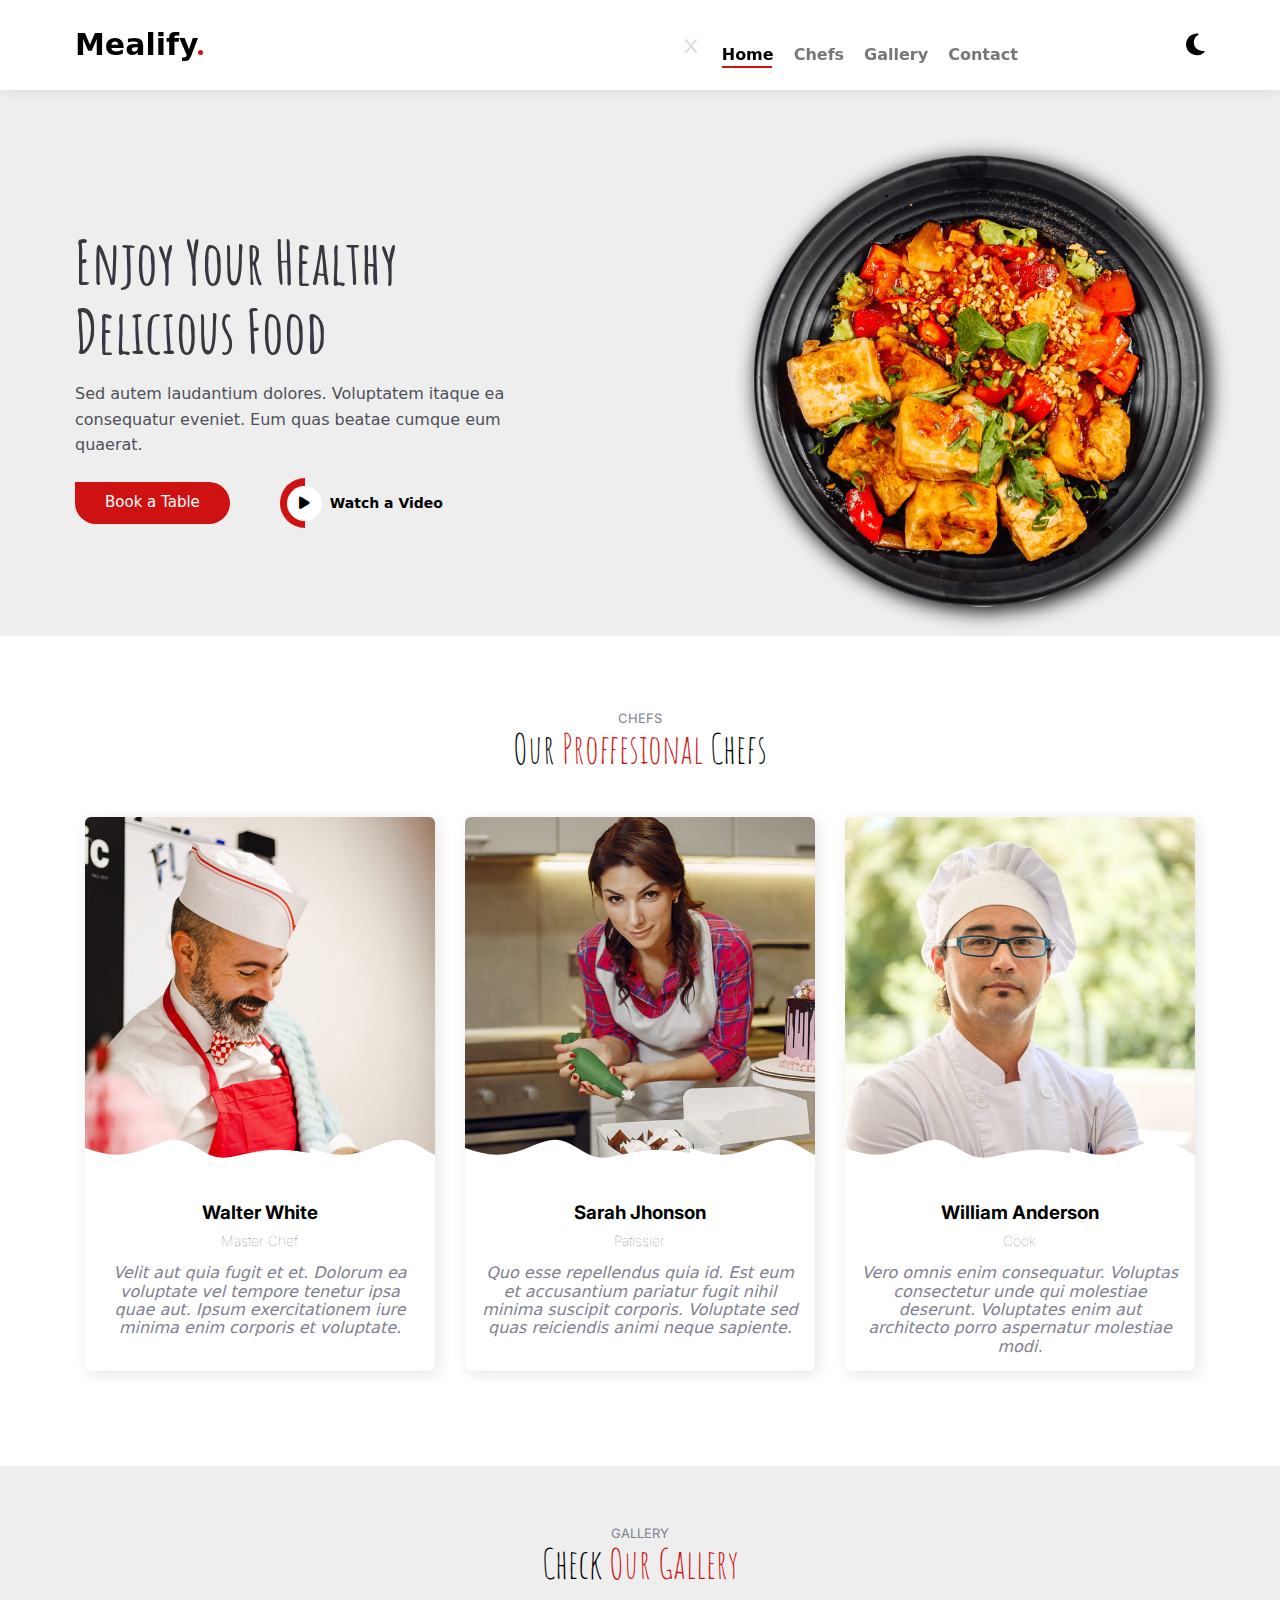
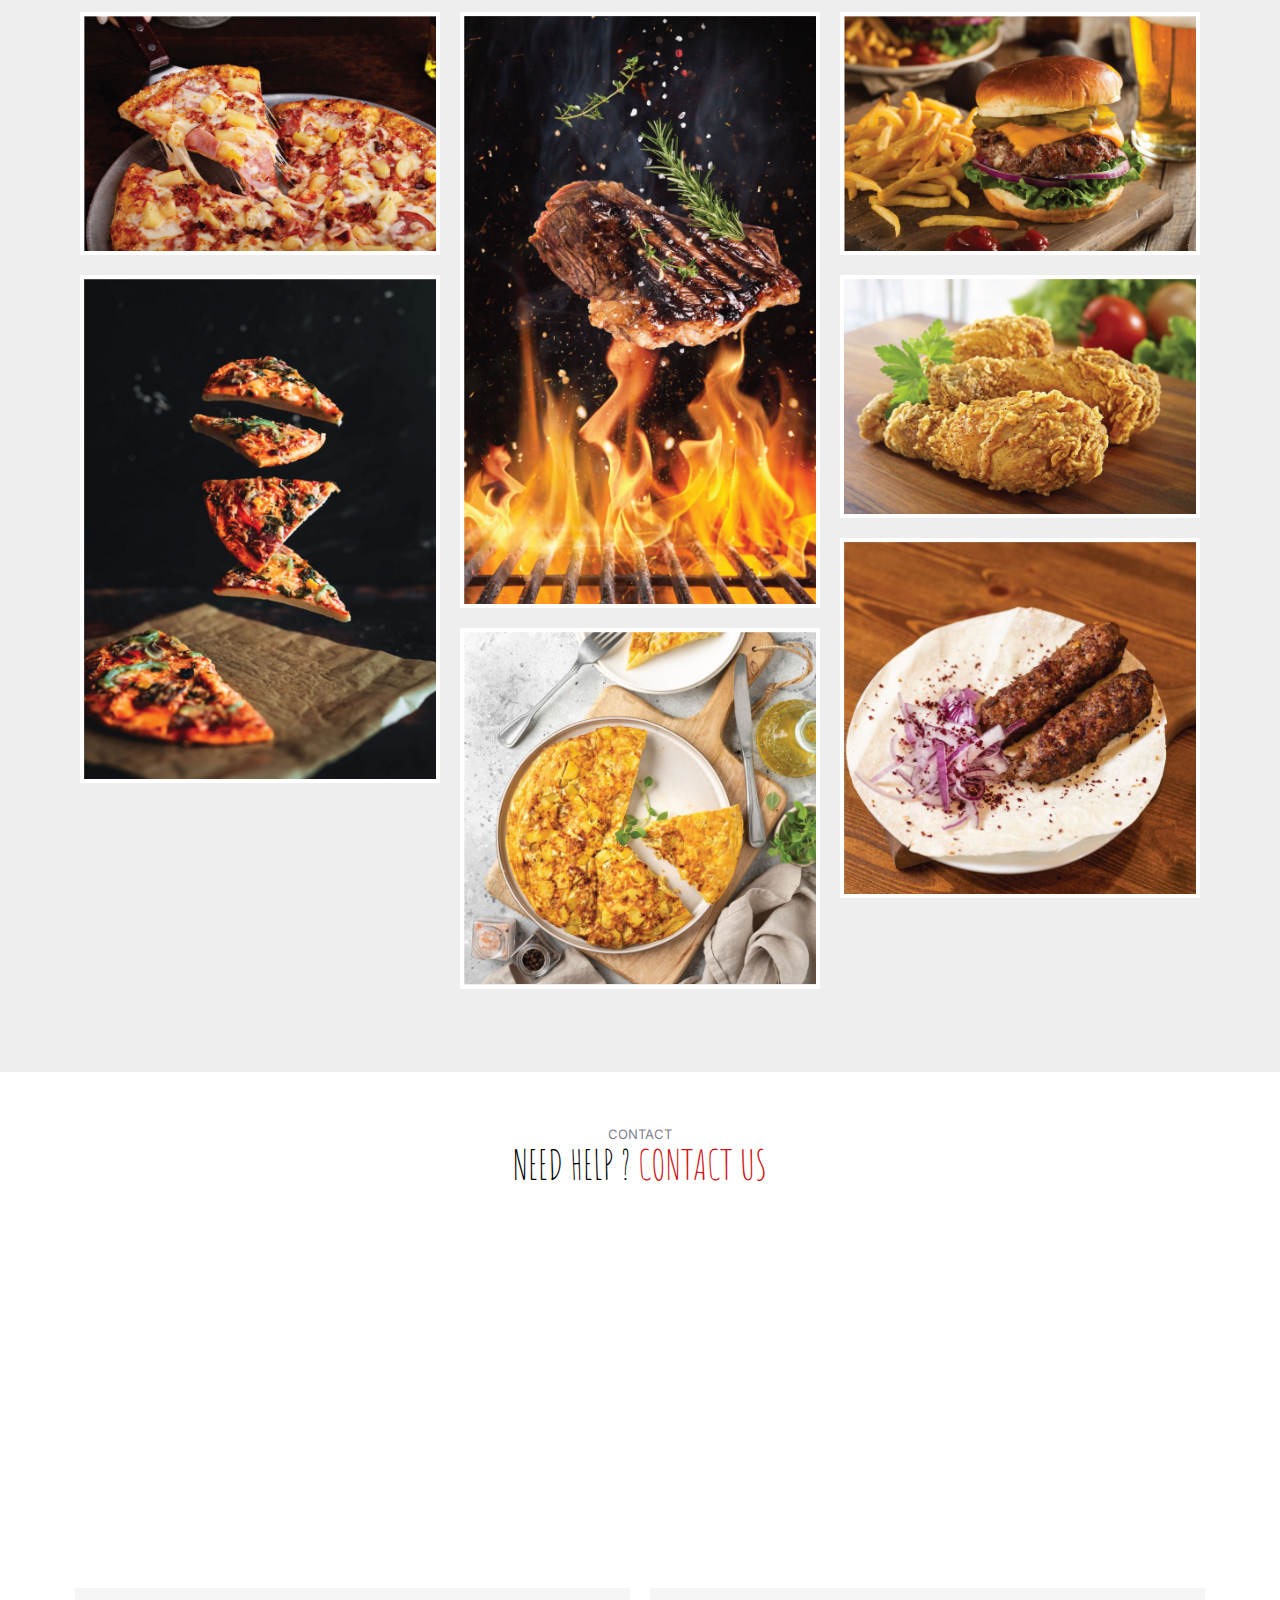
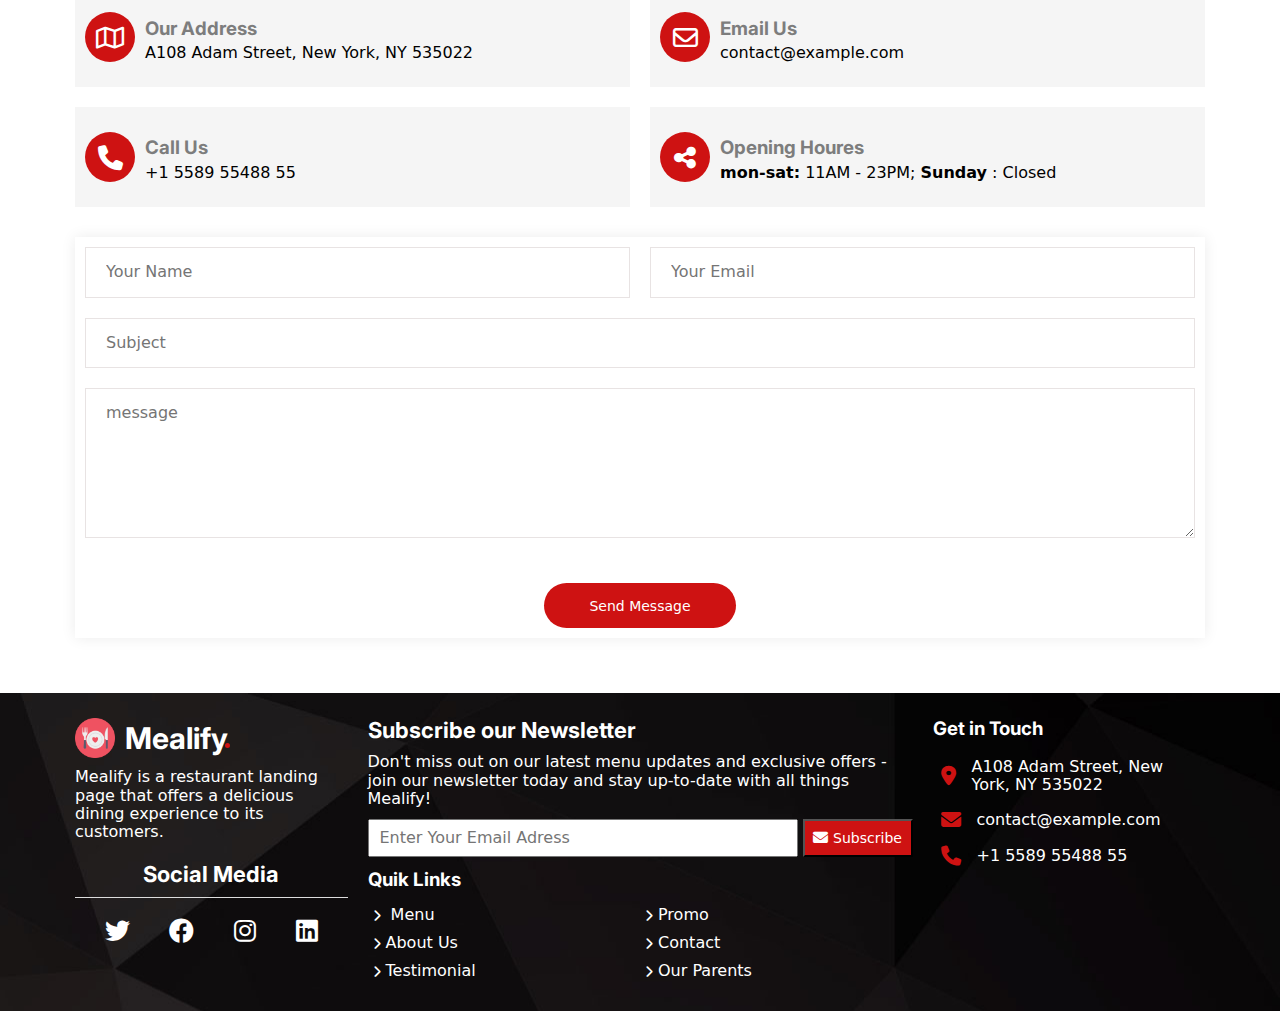
<file: index.html>
<!DOCTYPE html>
<html lang="en">
  <head>
    <meta charset="UTF-8" />
    <meta http-equiv="X-UA-Compatible" content="IE=edge" />
    <meta name="viewport" content="width=device-width, initial-scale=1.0" />
    <title>Mealify</title>
    <!-- google fonts -->
    <link rel="preconnect" href="https://fonts.googleapis.com">
    <link rel="preconnect" href="https://fonts.gstatic.com" crossorigin="">
    <link href="https://fonts.googleapis.com/css2?family=Amatic+SC:wght@400;700&amp;family=Inter:wght@300;400;500;600;700;800&amp;display=swap" rel="stylesheet">
    <!--font awesome-->
    <link rel="stylesheet" href="css/fontawesome.min.css" />

    <link rel="stylesheet" href="Assets/css/all.min.css" />
    <link rel="stylesheet" href="Assets/css/normalize.css" />
    <link rel="stylesheet" href="Assets/css/css.css" />
    <link rel="stylesheet" href="Assets/css/dark.css" />
  </head>
  <body>  
    <!-- start header -->
    <div class="header">
      <div class="container">
        <h1 class="logo">
          <a href="#" class="logo">Mealify</a>
        </h1>
        <ul class="main-nav" id="mainNav">
          <a href="#home" class="close-icon">
            <i  class="fa-solid fa-x" ></i>
          </a>
          
          <li><a href="#home">Home</a>
              <input type="radio" class="close" name="first">
            </i></li>
          <li><a href="#chefs">Chefs</a></li>
          <li><a href="#gallery">Gallery</a></li>
          <li><a href="#contact">Contact</a></li>
        </ul>
        <div class="mode-group">
          <label for="">
            <input class="mode" type="checkbox"/>
            <i class="fa-solid fa-moon moon"></i>
            <i class="fa-regular fa-sun sun"></i>
          </label>
        </div>
        <a href="#main-nav">
          <input type="radio" class="check" name="first"/>
          <i class="fa-solid fa-bars white"></i></a>
      </div>
    </div>
    <!-- end header -->
    <!-- start section -->
    <div class="section sec-bg">
      <div class="container">
        <div class="content">
          <h2 class="h2">
            Enjoy Your Healthy
            <br />
            Delicious Food
          </h2>
          <p class="p">
            Sed autem laudantium dolores. Voluptatem itaque ea consequatur
            eveniet. Eum quas beatae cumque eum quaerat.
          </p>
          <div class="buttons">
            <a class="dark-bg contact " href="#contact" >Book a Table</a>
            <a href="https://youtube.com" target="_blank" class="video">
              <div class="icon">
                <i class="fa-solid fa-play dark-bg"></i>
              </div>
              Watch a Video</a
            >
          </div>
        </div>
        <div class="image">
          <img src="Assets/photos/hero-img.png" alt="hero" />
        </div>
      </div>
    </div>
    <!-- end section -->
    <!-- start chefs -->
    <div class="chefs sec-bg1" id="chefs">
      <div class="container">
        <div class="title">
          <h2 class="h2">CHEFS</h2>
          <p class="p">Our<span class="span"> Proffesional</span> Chefs</p>
        </div>
        <div class="chefs-card">
          <div class="card">
            <div class="image">
              <img src="Assets/photos/chefs-1.jpg" />
            </div>
            <div class="card-content sec-bg">
              <h3 class="h2">Walter White</h3>
              <h4>Master Chef</h4>
              <p>
                Velit aut quia fugit et et. Dolorum ea voluptate vel tempore
                tenetur ipsa quae aut. Ipsum exercitationem iure minima enim
                corporis et voluptate.
              </p>
            </div>
            <ul class="social-icons">
              <li>
                <a href="https://twitter.com">
                  <i class="fa-brands fa-twitter"></i>
                </a>
              </li>
              <li>
                <a href="https://facebook.com">
                  <i class="fa-brands fa-facebook"></i>
                </a>
              </li>
              <li>
                <a href="https://fa-instagram.com">
                  <i class="fa-brands fa-instagram"></i>
                </a>
              </li>
              <li>
                <a href="https://fa-linkedin.com">
                  <i class="fa-brands fa-linkedin"></i>
                </a>
              </li>
            </ul>
          </div>
          <div class="card">
            <div class="image">
              <img src="Assets/photos/chefs-2.jpg" />
            </div>
            <div class="card-content sec-bg">
              <h3 class="h2">Sarah Jhonson</h3>
              <h4>Patissier</h4>
              <p class="p">
                Quo esse repellendus quia id. Est eum et accusantium pariatur
                fugit nihil minima suscipit corporis. Voluptate sed quas
                reiciendis animi neque sapiente.
              </p>
            </div>
            <ul class="social-icons">
              <li>
                <a href="https://twitter.com">
                  <i class="fa-brands fa-twitter"></i>
                </a>
              </li>
              <li>
                <a href="https://facebook.com">
                  <i class="fa-brands fa-facebook"></i>
                </a>
              </li>
              <li>
                <a href="https://fa-instagram.com">
                  <i class="fa-brands fa-instagram"></i>
                </a>
              </li>
              <li>
                <a href="https://fa-linkedin.com">
                  <i class="fa-brands fa-linkedin"></i>
                </a>
              </li>
            </ul>
          </div>
          <div class="card">
            <div class="image">
              <img src="Assets/photos/chefs-3.jpg" />
            </div>
            <div class="card-content sec-bg">
              <h3 class="h2">William Anderson</h3>
              <h4>Cook</h4>
              <p class="p">
                Vero omnis enim consequatur. Voluptas consectetur unde qui
                molestiae deserunt. Voluptates enim aut architecto porro
                aspernatur molestiae modi.
              </p>
            </div>
            <ul class="social-icons">
              <li>
                <a href="https://twitter.com">
                  <i class="fa-brands fa-twitter"></i>
                </a>
              </li>
              <li>
                <a href="https://facebook.com">
                  <i class="fa-brands fa-facebook"></i>
                </a>
              </li>
              <li>
                <a href="https://fa-instagram.com">
                  <i class="fa-brands fa-instagram"></i>
                </a>
              </li>
              <li>
                <a href="https://fa-linkedin.com">
                  <i class="fa-brands fa-linkedin"></i>
                </a>
              </li>
            </ul>
          </div>
        </div>
      </div>
    </div>
    <!-- end chefs -->
    <!-- start Gallery -->
    <section class="gallery sec-bg" id="gallery">
      <div class="container">
        <div class="title">
          <h2 class="h2">GALLERY</h2>
          <p>Check<span class="span"> Our Gallery </span></p>
        </div>
        <div class="gallery-pics">
          <div class="box">
            <div class="image">
              <img
                src="Assets/photos/meal-1.jpg"
                alt="Hawaiian pizza with ham and pineapple"
              />
            </div>
            <div class="info">
              <h2 class="h2">Pizza</h2>
              <p class="p">Hawaiian pizza with ham and pineapple</p>
            </div>
          </div>
          <div class="box">
            <div class="image">
              <img src="Assets/photos/meal-4.jpg" style="height: 500px" alt="" />
            </div>
            <div class="info">
              <h2>Beef steaks</h2>
              <p>
                Tasty beef steaks flying above cast iron grate with fire flames.
              </p>
            </div>
          </div>
          <div class="box">
            <div class="image">
              <img
                src="Assets/photos/meal-2.jpg"
                alt="grass fed bison hamburger with chips & beer"
              />
            </div>
            <div class="info">
              <h2 class="h2">Burger</h2>
              <p class="p">grass fed bison hamburger with chips & beer</p>
            </div>
          </div>
          <div class="box">
            <div class="image">
              <img
                src="Assets/photos/meal-7.jpg"
                alt="Levitation pizza on black background."
              />
            </div>
            <div class="info">
              <h2 class="h2">Levitation pizza</h2>
              <p class="p">Levitation pizza on black background.</p>
            </div>
          </div>
          <div class="box">
            <div class="image">
              <img
                src="Assets/photos/meal-3.jpg"
                alt="Golden brown chicken legs with a crunchy coating and juicy meat"
              />
            </div>
            <div class="info">
              <h2 class="h2">Crispy Fried Chicken</h2>
              <p class="p">
                Golden brown chicken legs with a crunchy coating and juicy meat
              </p>
            </div>
          </div>
          <div class="box">
            <div class="image">
              <img
                src="Assets/photos/meal-5.jpg"
                alt="Frittata or potato pie in a ceramic plate"
              />
            </div>
            <div class="info">
              <h2 class="h2">Lyulya kebab</h2>
              <p>
                Tender and juicy skewers of ground lamb or beef, flavored with
                aromatic spices and herbs
              </p>
            </div>
          </div>
          <div class="box">
            <div class="image">
              <img
                src="Assets/photos/meal-6.jpg"
                alt="Tender and juicy skewers of ground lamb or beef, flavored with aromatic spices and herbs"
              />
            </div>
            <div class="info">
              <h2 class="h2">Frittata</h2>
              <p class="p">Frittata or potato pie in a ceramic plate</p>
            </div>
          </div>
        </div>
      </div>
    </section>
    <!-- end Gallery -->
    <!-- start contact -->
    <div class="contact sec-bg1" id="contact">
      <div class="container">
        <div class="title">
          <h2 class="h2">CONTACT</h2>
          <p class="p">NEED HELP ?<span class="span"> CONTACT US </span></p>
        </div>
        <iframe
          src="https://www.google.com/maps/embed?pb=!1m14!1m8!1m3!1d12097.445785295115!2d-74.006138!3d40.710059!3m2!1i1024!2i768!4f13.1!3m3!1m2!1s0x89c25a22a3bda30d%3A0xb89d1fe6bc499443!2sDowntown%20Conference%20Center!5e0!3m2!1sen!2sus!4v1681863129691!5m2!1sen!2sus"
          style="border: 0"
          allowfullscreen=""
          loading="lazy"
          referrerpolicy="no-referrer-when-downgrade"
        ></iframe>
        <div class="info">
          <div class="sec sec-bg">
            <div class="icon">
              <i class="fa-regular fa-map"></i>
            </div>
            <div class="content">
              <h3 class="h2">Our Address</h3>
              <p class="p">A108 Adam Street, New York, NY 535022</p>
            </div>
          </div>
          <div class="sec sec-bg">
            <div class="icon">
              <i class="fa-regular fa-envelope"></i>
            </div>
            <div class="content">
              <h3 class="h2">Email Us</h3>
              <p class="p">contact@example.com</p>
            </div>
          </div>
          <div class="sec sec-bg">
            <div class="icon">
              <i class="fa-solid fa-phone"></i>
            </div>
            <div class="content">
              <h3 class="h2">Call Us</h3>
              <p class="p">+1 5589 55488 55</p>
            </div>
          </div>
          <div class="sec sec-bg">
            <div class="icon">
              <i class="fa-solid fa-share-nodes"></i>
            </div>
            <div class="content">
              <h3 class="h2">Opening Houres</h3>
              <p class="p">
                <strong>mon-sat:</strong> 11AM - 23PM; <strong>Sunday</strong> :
                Closed
              </p>
            </div>
          </div>
        </div>
        <form class="sec-bg">
          <div class="input">
            <input type="text" placeholder="Your Name" name="your name" />
            <input type="email" placeholder="Your Email" name="your email" />
          </div>
          <input type="text" placeholder="Subject" name="subject" />
          <textarea placeholder="message" name="message" ></textarea>
          <button class="send" type="submit">Send Message</button>
        </form>
      </div>
    </div>
    <!-- end contact -->
    <!-- start footer -->
    <div class="footer">
      <div class="container">
        <div class="mealify">
            <div class="describe">
                <img src="Assets/photos/favicon.png" alt="favicon">
                <h2 class="h2">Mealify</h2>
            </div>
            <p class="p">Mealify is a restaurant landing page that offers a delicious dining experience to its customers.</p>
            <h3 class="h2">Social Media</h3>
            <ul class="social">
                <li><a href="https://twitter.com">
                    <i class="fa-brands fa-twitter"></i>
                </a></li>
                <li><a href="https://facebook.com">
                    <i class="fa-brands fa-facebook"></i>
                </a></li>
                <li><a href="https://instagram.com">
                    <i class="fa-brands fa-instagram"></i>
                </a></li>
                <li><a href="https://linkedin.com">
                    <i class="fa-brands fa-linkedin"></i>
                </a></li>
            </ul>
        </div>
        <div class="subscribe">
            <div class="box">
                <h3 class="h2">Subscribe our Newsletter</h3>
                <p class="p">Don't miss out on our latest menu updates and exclusive offers - join our newsletter today and stay up-to-date with all things Mealify!</p>
                <div class="info">
                    <input type="email" placeholder="Enter Your Email Adress">
                    <button type="submit" class="submit dark-bg"><i class="fa solid fa-envelope"></i>Subscribe</button>
                </div>
            </div>
            <div class="links">
                    <h3 class="h2">Quik Links</h3>
                    <ul>
                        <li><i class="fa-solid fa-chevron-right"></i>
                            <a href="#">Menu</a>
                        </li>
                        <li><i class="fa-solid fa-chevron-right"></i><a href="#">Promo</a></li>
                        <li><i class="fa-solid fa-chevron-right"></i><a href="#">About Us</a></li>
                        <li><i class="fa-solid fa-chevron-right"></i><a href="#">Contact</a></li>
                        <li><i class="fa-solid fa-chevron-right"></i><a href="#">Testimonial</a></li>
                        <li><i class="fa-solid fa-chevron-right"></i><a href="#">Our Parents</a></li>
                    </ul>
            </div>
        </div>
        <div class="contact">
            <h3 class="h2">Get in Touch</h3>
            <ul>
                <li><i class="fa-solid fa-location-dot"></i> A108 Adam Street, New York, NY 535022</li>
                <li><i class="fa-solid fa-envelope"></i><a href="#">contact@example.com</a></li>
                <li><i class="fa-solid fa-phone"></i><a href="#">+1 5589 55488 55</a></li>
            </ul>
        </div>
      </div>
    </div>
    <!-- end footer -->
  </body>
</html>
</file>
<file: Assets/css/css.css>
:root {
  --color-default: #212529;
  --primary-hue: 0;
  --primary-saturation: 84%;
  --primary-lightness: 44%;
  --color-primary: hsl(
    var(--primary-hue),
    var(--primary-saturation),
    var(--primary-lightness)
  );
  --color-secondary: #37373f;
  --color-tertiary: #7f7f90;
  --light-hue: 0;
  --light-saturation: 0%;
  --light-lightness: 100%;
  --color-light: hsl(
    var(--light-hue),
    var(--light-saturation),
    var(--light-lightness)
  );
  --main-alt-primary: hsl(0 84% 50% / 1);
  --color-light-grey: #eee;
  --font-default: "Open Sans", system-ui, -apple-system, "Segoe UI", Roboto,
    "Helvetica Neue", Arial, "Noto Sans", "Liberation Sans", sans-serif,
    "Apple Color Emoji", "Segoe UI Emoji", "Segoe UI Symbol", "Noto Color Emoji";
  --font-primary: "Amatic SC", sans-serif;
  --font-secondary: "Inter", sans-serif;
  --animation-duration: 400ms;
}
* {
  -webkit-box-sizing: border-box;
  -moz-box-sizing: border-box;
  box-sizing: border-box;
}
*,
*::before,
*::after {
  padding: 0;
  margin: 0;
}
.header .container .logo {
  position: relative;
  text-decoration: none;
  color: black;
  font-size: 30px;
}
a {
  color: inherit;
  text-decoration: none;
}
h1,
h2,
h3,
h4,
h5,
h6 {
  font-family: var(--font-secondary);
}
body {
  font-family: "Open Sans", system-ui, -apple-system, "Segoe UI", Roboto,
    "Helvetica Neue", Arial, "Noto Sans", "Liberation Sans", sans-serif,
    "Apple Color Emoji", "Segoe UI Emoji", "Segoe UI Symbol", "Noto Color Emoji";
}
::-webkit-scrollbar {
  width: 12px;
  background-color: #fff;
  border-left: 2px solid #eee;
  box-shadow: 0px 0px 21px 0px #0003 inset;
}
::-webkit-scrollbar-track {
  /* background-color: #e7e6e6; */
}
::-webkit-scrollbar-thumb {
  background-color: #000;
  box-shadow: 0px 0px 10px 0px #eeeeee8c inset;
  border-radius: 100vh;
}
::selection {
  background-color: hsl(
    var(--primary-hue),
    var(--primary-saturation),
    var(--primary-lightness),
    0.7
  );
  opacity: 0.2;
  color: var(--color-light);
}
html {
  scroll-behavior: smooth;
}
body {
  font-family: "Open Sans", system-ui, -apple-system, "Segoe UI", Roboto,
    "Helvetica Neue", Arial, "Noto Sans", "Liberation Sans", sans-serif,
    "Apple Color Emoji", "Segoe UI Emoji", "Segoe UI Symbol", "Noto Color Emoji";
}
ul {
  list-style: none;
  margin: 0;
  padding: 0;
}
.container {
  margin: 0 auto;
  padding: 2.5rem 0.3125rem;
  margin-top: 0;
  margin-bottom: 0;
  width: 100%;
  padding: 25px 5px;
}
.title {
  text-align: center;
  margin-bottom: 1.5625rem;
}
.title h2 {
  color: var(--color-tertiary);
  font-weight: 400;
  font-size: 13px;
  text-transform: uppercase;
}
.title p {
  font-size: 40px;
  font-family: var(--font-primary);
}
span {
  color: var(--color-primary);
}

@media (max-width: 1400px) {
  .container {
    max-width: 1140px;
  }
}
@media (max-width: 1200px) {
  .container {
    max-width: 960px;
  }
}
@media (max-width: 992px) {
  .container {
    max-width: 720px;
  }
}
@media (max-width: 768px) {
  .container {
    max-width: 540px;
  }
}

@media (max-width: 576px) {
  .container {
    padding: 15px 20px;
  }
}
/*start header*/
.header {
  position: fixed;
  background-color: var(--color-light);
  width: 100%;
  box-shadow: 0 0px 12px 0px #0000001b;
  z-index: 2222222;
}
.header .container {
  display: flex;
  justify-content: space-between;
  align-items: center;
  margin: 0 auto;
  padding: 15px 5px;
  min-height: 90px;
}
@media (max-width: 768px) {
  .header .container {
    padding: 0 20px;
  }
}
.header .container .logo {
  position: relative;
  text-decoration: none;
  color: black;
  font-size: 30px;
  margin-bottom: 0;
  margin-top: 0;
  font-family: var(--font-default);
}
.header .container .logo a::after {
  content: "";
  position: absolute;
  width: 5px;
  height: 5px;
  background-color: var(--color-primary);
  border-radius: 50%;
  bottom: 7px;
  right: -4px;
}
.header .container .main-nav {
  display: flex;
  font-weight: bold;
}
@media (max-width: 1200px) {
  .header .container .main-nav {
    display: block;
    position: fixed;
    top: 0;
    right: -400px;
    background-color: white;
    width: 350px;
    height: 800px;
    z-index: 1111;
    transition: var(--animation-duration);
  }
}
@media (max-width: 1200px) {
  .header .container .mode-group {
    margin-left: auto;
    margin-right: 20px;
  }
}

body:not(body:has(:target)) li a[href="#home"],
body:has(.home:target) li a[href="#home"],
body:has(.contact:target) li a[href="#contact"],
body:has(.gallery:target) li a[href="#gallery"],
body:has(.chefs:target) li a[href="#chefs"] {
  color: #000;
}
body:not(body:has(:target)) li a[href="#home"]::before,
body:has(.home:target) li a[href="#home"]::before,
body:has(.contact:target) li a[href="#contact"]::before,
body:has(.gallery:target) li a[href="#gallery"]::before,
body:has(.chefs:target) li a[href="#chefs"]::before {
  width: 70%;
}
.header .container ul li a {
  display: flex;
  justify-content: center;
  align-items: center;
  top: 10px;
  height: 45px;
  padding: 0 10px;
  transition: var(--animation-duration);
  color: #777;
  position: relative;
}
@media (max-width: 1200px) {
  .header .container ul li a {
    width: fit-content;
  }
}
@media (max-width: 1200px) {
  .header .container ul li a::before,
  .active {
    display: none;
  }
}
@media (max-width: 1200px) {
  .header .container ul li a.active {
    color: #777;
  }
}
@media (max-width: 1200px) {
  .header .container ul li {
    cursor: pointer;
  }
}
@media (max-width: 1200px) {
  .header .container ul li i {
    position: relative;
    right: 15px;
    top: 15px;
    opacity: 0.5;
    transition: 0.5s;
  }
}
.header .container ul {
  position: relative;
}
@media (max-width: 1200px) {
  .header .container ul.close-icon {
    position: absolute;
    display: none;
    right: 15px;
    top: 15px;
    cursor: pointer;
    color: #918e8e;
    transition: var(--animation-duration);
  }
}
@media (max-width: 1200px) {
  .header .container ul li .close {
    position: absolute;
    top: 15px;
    right: 11px;
    width: 12px;
    height: 12px;
    cursor: pointer;
    opacity: 0;
    transition: var(--animation-duration);
  }
}
@media (min-width: 1200px) {
  .header .container ul li i {
    display: none;
  }
}
@media (min-width: 1200px) {
  .header .container ul > a i,
  .header .container ul li input {
    display: none;
  }
}
.header .container ul > a i {
  display: flex;
  justify-content: end;
  margin: 15px 15px 0 10px;
  height: 20px;
  color: #ddd;
  width: 330px;
}
@media (max-width: 1200px) {
  .header .container ul li i:hover {
    opacity: 1;
  }
}
@media (max-width: 1200px) {
  .header .container ul li:hover a {
    color: #000;
  }
}
@media (max-width: 768px) {
  .header .container ul li a {
    cursor: pointer;
    width: fit-content;
  }
}
.header .container ul li a::before {
  content: "";
  position: absolute;
  bottom: 10px;
  width: 0;
  height: 2px;
  left: 10px;
  background-color: var(--color-primary);
  transition: width var(--animation-duration);
}
.header .container ul li a.active::before {
  content: "";
  position: absolute;
  width: 70%;
  height: 2px;
  background-color: hsl(0, 84%, 44%);
  bottom: 20px;
  left: 10px;
  transition: var(--animation-duration);
}

.header .container ul li a:hover::before {
  width: 70%;
}
.header .container ul li a:hover {
  color: #000;
  transition: var(--animation-duration);
}
.header .container > a .check {
  top: 0;
  position: absolute;
  width: 22px;
  height: 25px;
  opacity: 0;
  cursor: pointer;
}

:root:has(.check:checked) body {
  opacity: 0.7;
}
:root:has(.check:checked) .header .container .main-nav {
  right: 0;
}
:root:has([name="first"]:checked) .header .container .main-nav {
  background-color: white;
}
:root:has(.close:checked) .header .container .main-nav {
  right: -400px;
}
:root:has(.close:checked) body {
  opacity: 1;
}
:root:has([name="first"]:checked) .header .container .main-nav {
  opacity: 01;
}
@media (max-width: 768px) {
  .header .container .mode-group {
    margin-left: auto;
    margin-right: 20px;
  }
}
.header .container > a {
  position: relative;
}
@media (min-width: 768px) {
  .header .container > a {
    display: none;
  }
}
.header .container .mode-group label {
  position: relative;
}
.header .container .mode-group label input {
  position: absolute;
  right: 0px;
  top: -5px;
  z-index: 111;
  opacity: 0;
  width: 25px;
  height: 25px;
  cursor: pointer;
}
.header .container .mode-group label i.sun {
  position: absolute;
  transform: scale(0);
  right: 0;
}
.header .container .mode-group label input:checked ~ .moon {
  transform: scale(0);
}
.header .container .mode-group label input:checked ~ .sun {
  transform: scale(1);
}
.header .container .mode-group label input:checked.header {
  background-color: #202020;
}
@media screen and (max-width: 1200px) {
  .header .container > a {
    display: block;
  }
}
.header .container .mode-group i {
  font-size: 25px;
  cursor: pointer;
}
.header .container > a i {
  font-size: 25px;
}
@media (max-width: 768px) {
  .header .container .close {
    position: relative;
  }
}
/*start section*/
.section {
  background-color: var(--color-light-grey);
  padding-top: 120px;
}
.section .container {
  display: flex;
  align-items: center;
  justify-content: space-between;
  flex-wrap: wrap;
}
@media (max-width: 992px) {
  .section .container {
    flex-direction: column-reverse;
    gap: 50px;
  }
}
.section .container .content {
  width: 40%;
}
@media (max-width: 992px) {
  .section .container .content {
    width: 100%;
    display: flex;
    flex-direction: column;
    text-align: center;
  }
}
@media (max-width: 768px) {
  .section .container .content {
    text-align: center;
    display: flex;
    flex-direction: column;
    align-items: center;
    width: 100%;
  }
}
.section .container .content h2 {
  font-size: 60px;
  font-family: var(--font-primary);
  margin-bottom: 15px;
  color: var(--color-secondary);
}
.section .container .content p {
  margin-bottom: 20px;
  line-height: 1.6;
  color: #4f4f5a;
}
.section .container .content .buttons {
  display: flex;
  align-items: center;
  gap: 50px;
}
@media (max-width: 992px) {
  .section .container .content .buttons {
    justify-content: center;
  }
}
.section .container .content .buttons .contact {
  background-color: var(--color-primary);
  border-radius: 0 25px 25px 25px;
  color: white;
  text-decoration: none;
  display: flex;
  align-items: center;
  justify-content: center;
  font-size: 15px;
  padding: 12px 30px;
  transition: var(--animation-duration);
}
@media (max-width: 992px) {
  .section .container .content .buttons .contact {
    border-radius: 25px;
  }
}
.section .container .content .buttons .icon {
  width: 50px;
  height: 50px;
  border-radius: 50%;
  background-image: linear-gradient(
    to right,
    hsl(0, 84%, 44%) 0 50%,
    transparent 50%
  );
  display: flex;
  align-items: center;
  justify-content: center;
  position: relative;
}
.section .container .content .buttons .video:hover {
  color: var(--main-alt-primary);
}
.section .container .content .buttons .contact:hover {
  background-color: var(--main-alt-primary);
}
.section .container .content .buttons .video {
  text-decoration: none;
  color: black;
  display: flex;
  align-items: center;
  font-size: 14px;
  font-weight: bold;
  transition: var(--animation-duration);
}
.section .container .content .buttons .video i {
  background-color: white;
  font-size: 14px;
  width: 35px;
  height: 35px;
  display: flex;
  align-items: center;
  justify-content: center;
  border-radius: 50%;
}
.section .container .image {
  width: 40%;
}
@media (max-width: 768px) {
  .section .container .image {
    width: 100%;
  }
}
@media (max-width: 992px) {
  .section .container .image {
    width: 100%;
  }
}
.section .container .image img {
  width: 100%;
  margin-top: 10px;
  filter: drop-shadow(4px 4px 10px black);
}
@media (max-width: 768px) {
  .section .container .image img {
    width: 100%;
  }
}
.section .container .image img:hover {
  animation: shake 0.5s infinite;
}
/*end section*/
/* start chefs */
.chefs .container {
  margin-top: 50px;
  margin-bottom: 50px;
}
@media (max-width: 768px) {
  .chefs .container {
    padding: 10px 10px;
  }
}
@media (max-width: 768px) {
  .chefs .title {
    text-align: center;
    align-items: center;
    display: flex;
    flex-direction: column;
    margin-bottom: 0;
  }
}
.chefs .chefs-card {
  display: flex;
  gap: 30px;
  padding: 20px 10px;
  flex-wrap: wrap;
}
@media (max-width: 768px) {
  .chefs .chefs-card {
    flex-direction: column;
    align-items: center;
    justify-content: center;
  }
}
.chefs .chefs-card .card {
  text-align: center;
  width: calc(calc(100% - 60px) / 3);
  text-align: center;
  background-color: var(--color-light);
  border-radius: 6px;
  transition: 0.5s;
  overflow: hidden;
  box-shadow: 3px 3px 15px 0px rgba(0, 0, 0, 0.1);
  position: relative;
}
@media (max-width: 768px) {
  .chefs .chefs-card .card {
    width: calc(100% - 30px);
  }
}
.chefs .chefs-card .card:hover {
  transform: scale(1.1, 1.1);
}
.chefs .chefs-card .card .image {
  position: relative;
  width: 100%;
}
.chefs .chefs-card .card .image::before {
  content: "";
  background-image: url(../photos/team-shape.svg);
  position: absolute;
  width: 100%;
  height: 50px;
  bottom: -1px;
}
.chefs .chefs-card .card .image img {
  width: 100%;
}
.chefs .chefs-card .card .card-content {
  padding: 25px 15px 15px 15px;
}
.chefs .chefs-card .card .card-content h3 {
  margin-bottom: 0;
  margin-top: 5px;
}
.chefs .chefs-card .card .card-content h4 {
  color: var(--color-tertiary);
  font-size: 14px;
  font-weight: 100;
  margin-top: 10px;
  margin-bottom: 15px;
}
.chefs .chefs-card .card .card-content p {
  color: var(--color-tertiary);
  font-style: italic;
  font-size: 16px;
  font-weight: 400;
}
.chefs .chefs-card .card .social-icons {
  list-style: none;
  position: absolute;
  top: 10px;
  right: -60px;
  background-color: #ffffff4d;
  padding: 10px;
  border-radius: 6px;
  transition: 0.3s;
  transition-delay: 0.5s;
}
.chefs .chefs-card .card:hover .social-icons {
  right: 10px;
}
.chefs .chefs-card .card .social-icons li {
  padding: 10px;
}
.chefs .chefs-card .card .social-icons li a i {
  color: #37373f66;
  font-size: 20px;
}
.chefs .chefs-card .card .social-icons li a i:hover {
  color: #646363;
}
/* end chefs */
/*start gallery*/
.gallery {
  background-color: var(--color-light-grey);
}
.gallery .container {
  margin-top: 30px;
  margin-bottom: 30px;
  padding: 60px 10px;
}
@media (max-width: 768px) {
  .gallery .title p {
    font-size: 35px;
    margin-bottom: 0;
  }
}
.gallery .container .gallery-pics {
  display: flex;
  height: 1165px;
  gap: 20px;
  flex-direction: column;
  flex-wrap: wrap;
}
@media screen and (max-width: 1400px) {
  .gallery .container .gallery-pics {
    height: 1000px;
  }
}
@media screen and (max-width: 768px) {
  .gallery .container .gallery-pics {
    height: auto;
  }
}
@media screen and (max-width: 768px) {
  .gallery .container .gallery-pics {
    flex-direction: column;
  }
}
.gallery .container .gallery-pics .box .image {
  position: relative;
}
.gallery .container .gallery-pics .box:hover .image .info {
  height: 100%;
}
.gallery .container .gallery-pics .box .image img {
  width: 100%;
  margin-bottom: -4px;
}
.gallery .container .gallery-pics .box:hover .image img {
  transform: scale(1, 1);
  transition: var(--animation-duration);
}
.gallery .container .gallery-pics .box {
  position: relative;
  border: 4px solid white;
  overflow: hidden;
  width: calc(calc(100% - 20px * 2) / 3);
}
@media screen and (max-width: 768px) {
  .gallery .container .gallery-pics .box {
    width: 100%;
  }
}
.gallery .container .gallery-pics .box .info {
  text-align: center;
  width: 100%;
  height: 100%;
  top: 100%;
  left: 0;
  display: flex;
  align-items: center;
  justify-content: center;
  flex-direction: column;
  position: absolute;
  z-index: 999;
  color: #fff;
  background-color: #00000096;
  transition: var(--animation-duration);
}
.gallery .container .gallery-pics .box:hover .info {
  top: 0;
}
.gallery .container .gallery-pics .box h2 {
  margin: 0;
}
.gallery .container .gallery-pics .box p {
  margin: 2px 10px;
  color: #ddd;
}
/*end gallery*/
/*start contact*/
.contact .container {
  margin-top: 30px;
  margin-bottom: 30px;
}
@media (max-width: 768px) {
  .contact .container {
    padding: 20px 10px;
  }
}
@media (max-width: 768px) {
  .contact .title p {
    font-size: 25px;
    margin-bottom: 0;
  }
}
.contact .container iframe {
  width: 100%;
  height: 350px;
  margin-bottom: 20px;
}
.contact .container .info {
  display: flex;
  gap: 20px;
  flex-wrap: wrap;
  margin-bottom: 30px;
}
@media (max-width: 768px) {
  .contact .container .info {
    flex-direction: column;
  }
}
.contact .container .info .sec {
  display: flex;
  align-items: center;
  background-color: hsl(
    var(--light-hue),
    var(--light-saturation),
    calc(var(--light-lightness) - 4%)
  );
  padding: 20px 10px;
  width: calc(calc(100% - 20px) / 2);
}
@media (max-width: 768px) {
  .contact .container .info .sec {
    width: 100%;
  }
}
.contact .container .info .sec .icon {
  background-color: var(--color-primary);
  border-radius: 50%;
  width: 50px;
  height: 50px;
  margin: 0 10px 0 0;
  display: flex;
  align-items: center;
  justify-content: center;
}
.contact .container .info .sec .icon i {
  font-size: 25px;
  color: var(--color-light);
  display: flex;
  align-items: center;
  justify-content: center;
}
.contact .container .info .sec .content h3 {
  margin: 10px 0 0;
  color: #7d7d7d;
}
.contact .container .info .sec .content p {
  margin: 5px 0;
}
.contact .container form {
  padding: 10px;
  display: flex;
  background-color: var(--color-light);
  align-items: center;
  box-shadow: 0 0 14px #00000014;
  flex-direction: column;
  gap: 20px;
}
@media (max-width: 768px) {
  form {
    gap: 20px;
  }
}
.contact form > * {
  width: 100%;
}
.contact .container form .input {
  display: flex;
  gap: 20px;
  flex-wrap: wrap;
  align-items: center;
  justify-content: space-between;
}
@media (max-width: 768px) {
  .contact .container form .input {
    flex-direction: column;
  }
}
.contact .container form input[name="your name"] {
  width: calc(calc(100% - 20px) / 2);
}
@media (max-width: 768px) {
  .contact .container form input[name="your name"] {
    width: 100%;
  }
}
.contact .container form input[name="your email"] {
  width: calc(calc(100% - 20px) / 2);
}
@media (max-width: 768px) {
  .contact .container form input[name="your email"] {
    width: 100%;
  }
}
form textarea {
  min-height: 150px;
  max-height: 800px;
  resize: vertical;
}
form [type="submit"] {
  background-color: var(--color-primary);
  color: white;
  padding: 15px 45px;
  border-radius: 35px;
  margin-top: 25px;
  border: none;
  font-size: 14px;
  cursor: pointer;
  display: flex;
  align-items: center;
  justify-content: center;
  width: fit-content;
  height: 45px;
  transition: var(--animation-duration);
}
form [type="submit"]:hover {
  background-color: var(--main-alt-primary);
}
.contact form :is(input, textarea) {
  padding: 15px 20px;
  border: 1px solid
    hsl(
      var(--light-hue),
      calc(var(--light-saturation) + 10%),
      calc(var(--light-lightness) - 10%)
    );
  transition: border-color var(--animation-duration);
}
.contact form :is(input, textarea):focus {
  outline: none;
  border-color: var(--color-primary);
}
/*end contact*/
.footer {
  background-image: url(../photos/back.jpg);
  color: #fff;
}
.footer .container {
  display: flex;
  gap: 20px;
  flex-wrap: wrap;
}
@media (max-width: 768px) {
  .footer .container {
    flex-direction: column;
    padding: 10px 15px;
  }
}
.footer .container :is(.mealify, .contact) {
  width: calc(calc(100% - 20px * 2) / 4);
}
.footer .container :is(.subscribe) {
  width: calc(calc(100% - 20px * 2) / 2);
}
@media (max-width: 1200px) {
  .footer .container :is(.mealify, .contact) {
    width: calc(calc(100% - 20px) / 2);
    order: 1;
  }
}
@media (max-width: 1200px) {
  .footer .container :is(.subscribe) {
    width: 100%;
    order: 2;
  }
}
@media (max-width: 768px) {
  .footer .container :is(.mealify, .contact, .subscribe) {
    width: 100%;
    order: 0;
  }
}
.footer .mealify .describe {
  display: flex;
  gap: 10px;
  align-items: center;
  position: relative;
}
.footer .mealify .describe img {
  width: 40px;
  height: 40px;
  margin: 0;
}
.footer .mealify .describe h2 {
  font-size: 30px;
  margin: 0;
}
.footer .mealify .describe h2::after {
  content: "";
  position: absolute;
  width: 5px;
  height: 5px;
  background-color: hsl(0, 84%, 44%);
  border-radius: 50%;
  bottom: 10px;
  left: 150px;
}
.footer .mealify p {
  color: white;
  margin: 10px 0px;
}
.footer .mealify h3 {
  text-align: center;
  color: white;
  margin: 0 0 10px;
  font-weight: bold;
  font-size: 22px;
  padding: 10px;
  border-bottom: 1px solid #ddd;
}
.footer .mealify .social {
  display: flex;
  justify-content: space-around;
  padding: 10px;
}
.footer .mealify ul li {
  list-style: none;
}
.footer .mealify ul li i {
  font-size: 25px;
  color: white;
}
.footer .container .subscribe .box h3 {
  margin: 0;

  font-size: 22px;
}
.footer .container .subscribe .box p {
  margin: 10px 0;
  color: white;
}
.footer .container .subscribe .box .info {
  display: flex;
  justify-content: space-between;
  gap: 5px;
}
@media (max-width: 576px) {
  .footer .container .subscribe .box .info {
    flex-direction: column;
    gap: 10px;
  }
}
.footer .container .subscribe .box .info [type="email"] {
  flex-grow: 1;
  padding: 8px 10px;
}
.footer .container .subscribe .box .info [type="email"]:focus {
  outline: none;
}
.footer .container .subscribe .box .info .submit {
  width: 110px;
  background-color: var(--color-primary);
  color: white;
  font-size: 14px;
  cursor: pointer;
  transition: var(--animation-duration);
}
@media (max-width: 576px) {
  .footer .container .subscribe .box .info .submit {
    width: 100%;
    padding: 8px 10px;
  }
}
.footer .container .subscribe .box .info .submit:hover {
  background-color: var(--main-alt-primary);
}
.footer .container .subscribe .box .info .submit i {
  margin-right: 5px;
  font-size: 15px;
}
.footer .container .subscribe .links h3 {
  margin: 12px 0 0;
}
.footer .container .subscribe .links ul {
  display: flex;
  flex-wrap: wrap;
  margin-top: 10px;
  column-gap: 20px;
}
.footer .container .subscribe .links ul li {
  width: calc(calc(50% - 20px));
  padding: 5px;
  position: relative;
  transition: 0.5s;
}
.footer .container .subscribe .links ul i {
  margin-right: 5px;
  font-size: 12px;
}
.footer .container .subscribe .links ul li:hover {
  background-color: #5f5e5e;
  transform: translatex(10px);
}
.footer .contact h3 {
  margin: 0 0 10px;
}
.footer .contact ul li {
  display: flex;
  align-items: center;
  gap: 6px;
  padding: 8px 8px;
}
.footer .contact ul li i {
  font-size: 20px;
  margin-right: 10px;
  color: var(--color-primary);
  cursor: pointer;
  display: flex;
  align-items: center;
  justify-content: center;
  font-size: 20px;
}
@media (max-width: 1200px) {
  .footer .container:is(.mealify, .contact) {
    width: calc(calc(100% - 20px) / 2);
  }
}
/*start animation*/
@keyframes shake {
  0% {
    transform: translate(0, 0);
  }
  20% {
    transform: translate(1ppx, 1px);
  }
  40% {
    transform: translate(5px, 5px);
  }
  60% {
    transform: translate(0, 5px);
  }
  100% {
    transform: translate(0, 0);
  }
}
/*end animation*/
</file>
<file: Assets/css/dark.css>
:root:has(.mode:checked) {
  --primary-hue: 35;
  --primary-lightness: 44%;
  --primary-saturation: 72%;
  --light-hue: 0;
  --light-saturation: 0%;
  --light-lightness: 9%;
  --color-default: #fff;
  --color-secondary: #fff;
  --color-tertiary: #9f9f9f;
  --color-light-grey: #252525;
  --color-primary-alt: hsl(35 72% 51% / 1);
}
:root:has(.mode:checked) body {
  background-color: #202020;
}
:root:has(.close:checked) .header .container .main-nav {
  opacity: 1;
}
:root:has(.check:checked) .header .container ul li i {
  color: saddlebrown;
}
:root:has(.mode:checked) .header {
  background-color: hsl(0, 0%, 9%);
  color: white;
}
:root:has(.mode:checked) a {
  color: white;
}
:root:has(.mode:checked) ul li a {
  color: #9f9f9f;
}
:root:has([name="first"]:checked) .header .container .main-nav {
  background-color: white;
}
:root:has(.mode:checked) .header .container .main-nav li:hover {
  opacity: 0;
}
:root:has(.mode:checked) .header .container .main-nav > a i:hover {
  opacity: 0;
}
body:has(.mode:checked) .header ul li a:hover {
  color: #fff;
}
body:has(.mode:checked) .header .container ul li a.active::before,
body:has(.mode:checked) .header .container ul li a:hover:before {
  background-color: hsl(35, 72%, 44%);
}
body:has(.mode:checked) .header .container ul li a.active {
  color: #9f9f9f;
}
body:has(.mode:checked) .header .container .logo a::after {
  background-color: hsl(35, 72%, 44%);
}

body:has(.mode:checked) .section {
  background-color: #252525;
}

body:has(.mode:checked) .section .container .content h2 {
  color: #fff;
}
body:has(.mode:checked) .section .container .content p {
  color: #9f9f9f;
}
body:has(.mode:checked) .section .container .content .buttons .contact {
  background-color: hsl(35, 72%, 44%);
}
body:has(.mode:checked) .section .container .content .buttons .contact:hover {
  background-color: var(--color-primary-alt);
}
body:has(.mode:checked) .section .container .content .buttons .video:hover {
  color: var(--color-primary-alt);
}
body:has(.mode:checked) .section .container .content .buttons .icon {
  background-image: linear-gradient(
    to right,
    hsl(35, 72%, 44%) 0 50%,
    transparent 50%
  );
}
body:has(.mode:checked) .chefs .chefs-card .card .image::before {
  background-image: url(../photos/team-shape-dark.svg);
}
body:has(.mode:checked) .chefs .chefs-card .card .card-content h3 {
  color: white;
}
body:has(.mode:checked) span {
  color: hsl(35, 72%, 44%);
}
body:has(.mode:checked) .contact .container .info .sec .content h3 {
  color: #adadad;
}
body:has(.mode:checked) .contact .container .info .sec .content p {
  color: white;
}
body:has(.mode:checked) form [type="submit"]:hover {
  background-color: var(--color-primary-alt);
}
body:has(.mode:checked) form [type="submit"] {
  color: black;
}
body:has(.mode:checked) .footer .container .subscribe .box .info .submit:hover {
  background-color: var(--color-primary-alt);
}
body:has(.mode:checked) .footer .container .subscribe .box .info .submit {
  color: black;
}
body:has(.mode:checked) .footer .container .subscribe .box .info .submit i {
  color: black;
}
</file>
